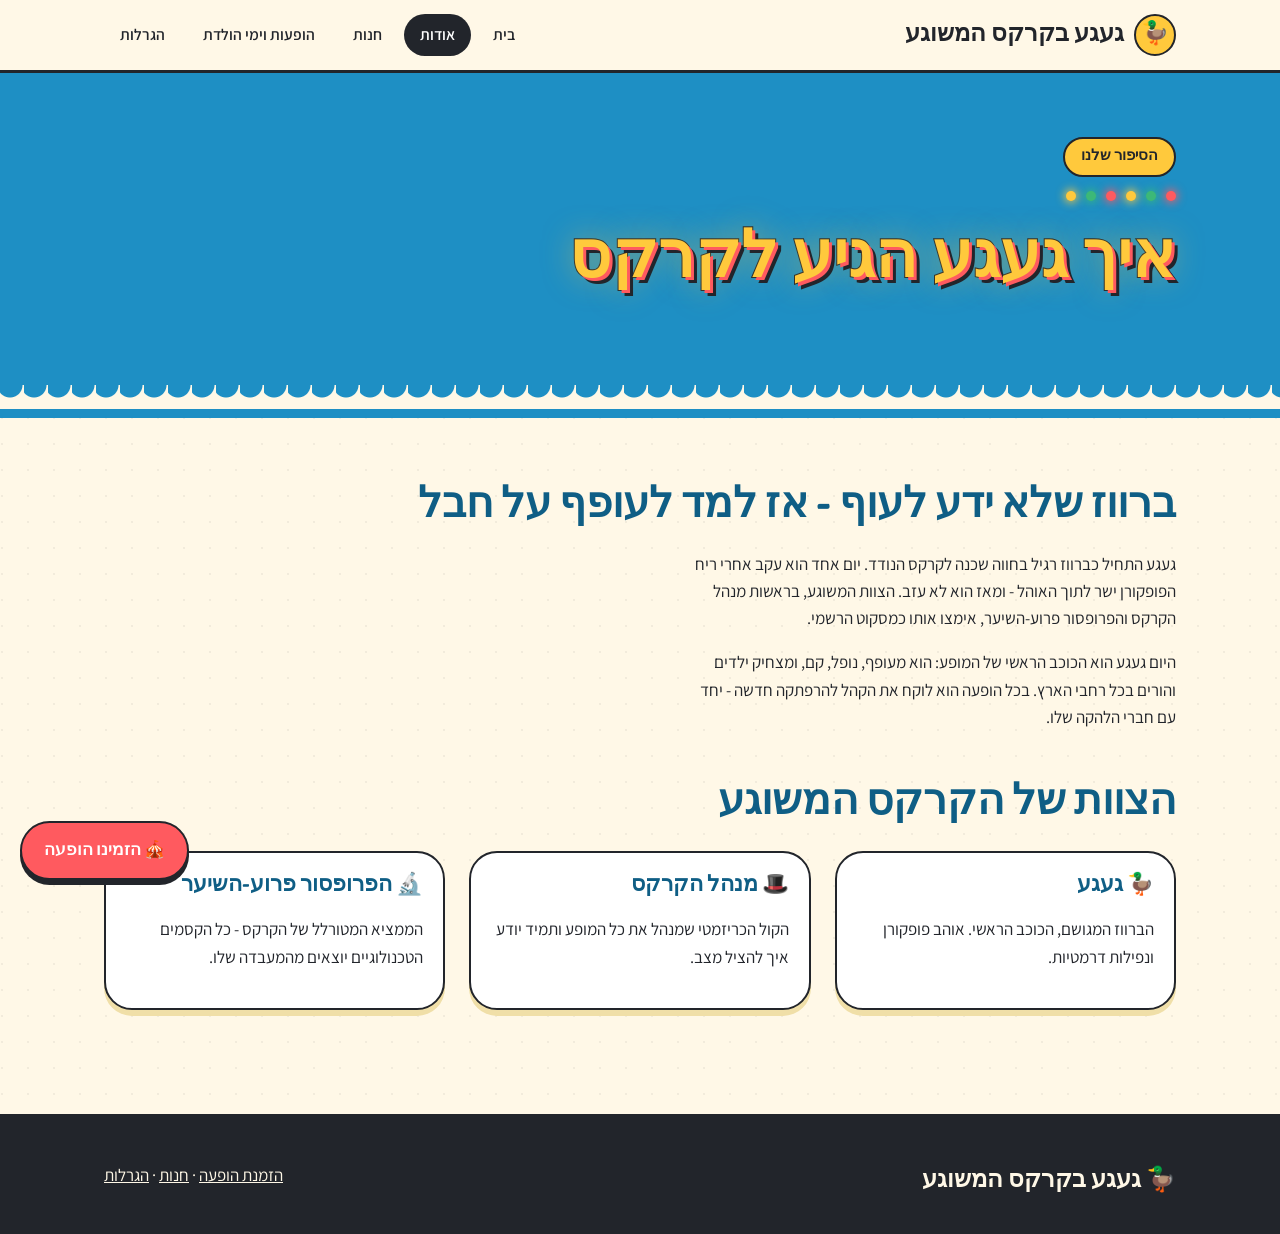
<file: about.html>
<!DOCTYPE html>
<html lang="he" dir="rtl">
<head>
<meta charset="UTF-8">
<meta name="viewport" content="width=device-width, initial-scale=1.0">
<link rel="icon" href="data:image/svg+xml,%3Csvg xmlns=%27http://www.w3.org/2000/svg%27 viewBox=%270 0 100 100%27%3E%3Ctext y=%27.9em%27 font-size=%2790%27%3E%F0%9F%A6%86%3C/text%3E%3C/svg%3E">
<title>אודות | געגע בקרקס המשוגע</title>
<link rel="stylesheet" href="css/style.css">
</head>
<body>

<header class="site-header">
  <div class="container">
    <a href="index.html" class="brand"><span class="duck">🦆</span> געגע בקרקס המשוגע</a>
    <button class="nav-toggle" aria-label="פתח תפריט">☰</button>
    <nav class="main-nav">
      <a href="index.html">בית</a>
      <a href="about.html" aria-current="page">אודות</a>
      <a href="store.html">חנות</a>
      <a href="events.html">הופעות וימי הולדת</a>
      <a href="raffle.html">הגרלות</a>
    </nav>
  </div>
</header>

<section class="hero" style="padding:64px 0 90px;">
  <div class="container">
    <span class="eyebrow-badge">הסיפור שלנו</span>
    <div class="marquee-lights"><span></span><span></span><span></span><span></span><span></span><span></span></div>
    <h1 class="circus-title"><span class="ct-line1">איך געגע הגיע לקרקס</span></h1>
  </div>
  <div class="hero-bunting"></div>
</section>

<section>
  <div class="container">
    <h2>ברווז שלא ידע לעוף - אז למד לעופף על חבל</h2>
    <p>געגע התחיל כברווז רגיל בחווה שכנה לקרקס הנודד. יום אחד הוא עקב אחרי ריח הפופקורן ישר לתוך האוהל - ומאז הוא לא עזב. הצוות המשוגע, בראשות מנהל הקרקס והפרופסור פרוע-השיער, אימצו אותו כמסקוט הרשמי.</p>
    <p>היום געגע הוא הכוכב הראשי של המופע: הוא מעופף, נופל, קם, ומצחיק ילדים והורים בכל רחבי הארץ. בכל הופעה הוא לוקח את הקהל להרפתקה חדשה - יחד עם חברי הלהקה שלו.</p>

    <h2 style="margin-top:48px;">הצוות של הקרקס המשוגע</h2>
    <div class="grid" style="margin-top:24px;">
      <div class="card"><div class="card-body">
        <h3>🦆 געגע</h3>
        <p>הברווז המגושם, הכוכב הראשי. אוהב פופקורן ונפילות דרמטיות.</p>
      </div></div>
      <div class="card"><div class="card-body">
        <h3>🎩 מנהל הקרקס</h3>
        <p>הקול הכריזמטי שמנהל את כל המופע ותמיד יודע איך להציל מצב.</p>
      </div></div>
      <div class="card"><div class="card-body">
        <h3>🔬 הפרופסור פרוע-השיער</h3>
        <p>הממציא המטורלל של הקרקס - כל הקסמים הטכנולוגיים יוצאים מהמעבדה שלו.</p>
      </div></div>
    </div>
  </div>
</section>

<footer class="site-footer">
  <div class="container">
    <div>
      <div class="brand" style="color:var(--cream);">🦆 געגע בקרקס המשוגע</div>
    </div>
    <div>
      <p><a href="events.html">הזמנת הופעה</a> · <a href="store.html">חנות</a> · <a href="raffle.html">הגרלות</a></p>
    </div>
  </div>
</footer>

<script src="js/common.js"></script>
</body>
</html>
</file>
<file: css/style.css>
/* ==========================================================
   געגע בקרקס המשוגע — מערכת עיצוב
   פלטה: קרם חם, טיל עמוק, חרדל, אדום קורל, דיו חמימה
   טיפוגרפיה: Baloo 2 (כותרות, עגול ומשחקי) + Assistant (גוף)
   ========================================================== */

@import url('https://fonts.googleapis.com/css2?family=Baloo+2:wght@500;600;700;800&family=Assistant:wght@400;500;600;700&display=swap');

:root {
  --cream:      #FFF8E7;
  --paper:      #FFFFFF;
  --teal:       #1E8FC4;   /* כחול שמיים אנרגטי */
  --teal-dark:  #0F5E85;
  --mustard:    #FFC93C;   /* צהוב שמש */
  --coral:      #FF5A5F;
  --grass:      #3CB878;
  --ink:        #22252B;
  --ink-soft:   #55545a;
  --line:       #F0DFA8;

  --font-display: 'Baloo 2', 'Segoe UI', sans-serif;
  --font-body: 'Assistant', 'Segoe UI', sans-serif;

  --radius-lg: 28px;
  --radius-md: 16px;
  --radius-sm: 10px;

  --shadow-card: 0 6px 0 var(--line);
  --container: 1120px;
}

* { box-sizing: border-box; }

html {
  scroll-behavior: smooth;
}

body {
  margin: 0;
  background: var(--cream);
  background-image:
    radial-gradient(circle at 2px 2px, rgba(34,37,43,0.06) 1.5px, transparent 0);
  background-size: 26px 26px;
  color: var(--ink);
  font-family: var(--font-body);
  font-size: 17px;
  line-height: 1.6;
  direction: rtl;
}

img { max-width: 100%; display: block; }

a { color: inherit; text-decoration: none; }

h1, h2, h3, h4 {
  font-family: var(--font-display);
  font-weight: 700;
  line-height: 1.15;
  margin: 0 0 0.5em 0;
  color: var(--teal-dark);
}

h1 { font-size: clamp(2.4rem, 5vw, 4rem); font-weight: 800; }
h2 { font-size: clamp(1.8rem, 3.4vw, 2.6rem); }
h3 { font-size: 1.35rem; }

p { margin: 0 0 1em 0; max-width: 62ch; }

.container {
  max-width: var(--container);
  margin: 0 auto;
  padding: 0 24px;
}

/* ---------- Header ---------- */
.site-header {
  position: sticky;
  top: 0;
  z-index: 50;
  background: var(--cream);
  border-bottom: 3px solid var(--ink);
}

.site-header .container {
  display: flex;
  align-items: center;
  justify-content: space-between;
  padding-top: 14px;
  padding-bottom: 14px;
}

.brand {
  display: flex;
  align-items: center;
  gap: 10px;
  font-family: var(--font-display);
  font-weight: 800;
  font-size: 1.5rem;
  color: var(--ink);
}

.brand .duck {
  width: 42px;
  height: 42px;
  border-radius: 50%;
  background: var(--mustard);
  display: flex;
  align-items: center;
  justify-content: center;
  font-size: 1.4rem;
  border: 2.5px solid var(--ink);
  animation: bob 2.6s ease-in-out infinite;
}

@keyframes bob {
  0%, 100% { transform: translateY(0) rotate(0deg); }
  50% { transform: translateY(-4px) rotate(-6deg); }
}

nav.main-nav {
  display: flex;
  gap: 6px;
  flex-wrap: wrap;
}

nav.main-nav a {
  padding: 8px 16px;
  border-radius: 999px;
  font-weight: 600;
  font-size: 0.98rem;
  color: var(--ink);
  transition: background 0.15s ease, color 0.15s ease;
}

nav.main-nav a:hover,
nav.main-nav a[aria-current="page"] {
  background: var(--ink);
  color: var(--paper);
}

.nav-toggle {
  display: none;
  background: none;
  border: 2.5px solid var(--ink);
  border-radius: var(--radius-sm);
  width: 44px;
  height: 44px;
  font-size: 1.3rem;
  cursor: pointer;
}

@media (max-width: 760px) {
  nav.main-nav {
    display: none;
    width: 100%;
    flex-direction: column;
    gap: 4px;
    padding-bottom: 14px;
  }
  nav.main-nav.open { display: flex; }
  .site-header .container { flex-wrap: wrap; }
  .nav-toggle { display: block; }
}

/* ---------- Buttons ---------- */
.btn {
  display: inline-flex;
  align-items: center;
  justify-content: center;
  gap: 8px;
  font-family: var(--font-display);
  font-weight: 600;
  font-size: 1rem;
  padding: 13px 26px;
  border-radius: 999px;
  border: 2.5px solid var(--ink);
  cursor: pointer;
  background: var(--paper);
  color: var(--ink);
  transition: transform 0.12s ease;
  position: relative;
  overflow: hidden;
}
.btn::after {
  content: "";
  position: absolute;
  top: 0; left: -60%;
  width: 40%; height: 100%;
  background: linear-gradient(120deg, transparent, rgba(255,255,255,0.55), transparent);
  transform: skewX(-20deg);
  transition: left 0.55s ease;
}
.btn:hover::after { left: 130%; }
.btn:hover { transform: translateY(-2px); }
.btn:active { transform: translateY(0); }

.btn-primary { background: var(--coral); color: var(--paper); }
.btn-secondary { background: var(--mustard); color: var(--ink); }
.btn-teal { background: var(--teal); color: var(--paper); }
.btn-block { width: 100%; }
.btn[disabled] { opacity: 0.55; cursor: not-allowed; transform: none; }

/* ---------- Hero (scalloped bunting edge = circus tent flags) ---------- */
.hero {
  background: var(--teal);
  color: var(--paper);
  position: relative;
  padding: 84px 0 110px;
  overflow: hidden;
}

.hero h1 { color: var(--paper); }
.hero .lede { color: #DCEAE9; font-size: 1.2rem; max-width: 46ch; }

.hero-bunting {
  position: absolute;
  bottom: -1px;
  left: 0;
  right: 0;
  height: 34px;
  background:
    radial-gradient(circle at 10px 0, transparent 12px, var(--cream) 13px) 0 0/24px 24px repeat-x;
}

/* ---------- Circus marquee title (neon poster style) ---------- */
.marquee-lights {
  display: flex;
  gap: 10px;
  margin-bottom: 22px;
}
.marquee-lights span {
  width: 10px; height: 10px; border-radius: 50%;
  background: var(--mustard);
  box-shadow: 0 0 8px 2px rgba(255,201,60,0.8);
  animation: blink 1.4s ease-in-out infinite;
}
.marquee-lights span:nth-child(3n+1) { background: var(--coral); box-shadow: 0 0 8px 2px rgba(255,90,95,0.8); animation-delay: 0.2s; }
.marquee-lights span:nth-child(3n+2) { background: var(--grass); box-shadow: 0 0 8px 2px rgba(60,184,120,0.8); animation-delay: 0.4s; }
@keyframes blink { 0%, 100% { opacity: 1; transform: scale(1); } 50% { opacity: 0.35; transform: scale(0.8); } }

.circus-title {
  font-weight: 800;
  letter-spacing: 1px;
  line-height: 1.15;
}
.circus-title .ct-line1,
.circus-title .ct-line2 {
  display: inline-block;
  -webkit-text-stroke: 2px var(--ink);
  paint-order: stroke fill;
}
.circus-title .ct-line1 {
  color: var(--mustard);
  text-shadow: 3px 3px 0 var(--coral), 6px 6px 0 var(--ink), 0 0 30px rgba(255,201,60,0.55);
}
.circus-title .ct-line2 {
  color: var(--paper);
  text-shadow: 3px 3px 0 var(--teal-dark), 6px 6px 0 var(--ink), 0 0 30px rgba(255,255,255,0.4);
}

.hero-actions { display: flex; gap: 14px; flex-wrap: wrap; margin-top: 26px; }

/* ---------- Sections ---------- */
section { padding: 64px 0; }
section.alt { background: var(--paper); }

.eyebrow-badge {
  display: inline-block;
  background: var(--mustard);
  color: var(--ink);
  font-family: var(--font-display);
  font-weight: 700;
  padding: 6px 16px;
  border-radius: 999px;
  border: 2px solid var(--ink);
  margin-bottom: 14px;
  font-size: 0.92rem;
}

/* ---------- Cards / grid ---------- */
.grid {
  display: grid;
  gap: 24px;
  grid-template-columns: repeat(auto-fit, minmax(230px, 1fr));
}

.card {
  background: var(--paper);
  border: 2.5px solid var(--ink);
  border-radius: var(--radius-lg);
  box-shadow: var(--shadow-card);
  overflow: hidden;
  display: flex;
  flex-direction: column;
  transition: transform 0.18s ease, box-shadow 0.18s ease;
}

a.card:hover, .card.hoverable:hover {
  transform: translateY(-5px);
  box-shadow: 0 11px 0 var(--line);
}

.card-media {
  aspect-ratio: 1 / 1;
  background: var(--line);
  overflow: hidden;
}
.card-media img { width: 100%; height: 100%; object-fit: cover; }

.card-body { padding: 20px; display: flex; flex-direction: column; gap: 8px; flex: 1; }

.price-tag {
  font-family: var(--font-display);
  font-weight: 700;
  font-size: 1.25rem;
  color: var(--coral);
}

/* ---------- Forms ---------- */
form { max-width: 560px; }

.field { margin-bottom: 18px; }

label {
  display: block;
  font-weight: 600;
  margin-bottom: 6px;
  color: var(--teal-dark);
}

input[type="text"],
input[type="tel"],
input[type="email"],
input[type="date"],
select,
textarea {
  width: 100%;
  padding: 12px 14px;
  border: 2.5px solid var(--ink);
  border-radius: var(--radius-sm);
  font-family: var(--font-body);
  font-size: 1rem;
  background: var(--paper);
  color: var(--ink);
}

textarea { resize: vertical; min-height: 100px; }

input:focus, select:focus, textarea:focus {
  outline: 3px solid var(--mustard);
  outline-offset: 1px;
}

.radio-group { display: flex; gap: 16px; flex-wrap: wrap; }
.radio-group label {
  display: flex; align-items: center; gap: 8px;
  font-weight: 500; margin: 0;
  border: 2px solid var(--line);
  padding: 10px 16px;
  border-radius: 999px;
  cursor: pointer;
}
.radio-group input { width: 18px; height: 18px; }

.form-note {
  font-size: 0.92rem;
  color: var(--ink-soft);
}

.form-message {
  margin-top: 16px;
  padding: 14px 18px;
  border-radius: var(--radius-sm);
  font-weight: 600;
  display: none;
}
.form-message.show { display: block; }
.form-message.success { background: #DCEEE0; color: #1F5C33; border: 2px solid #1F5C33; }
.form-message.error { background: #FBDEDE; color: var(--coral); border: 2px solid var(--coral); }

/* ---------- Footer ---------- */
footer.site-footer {
  background: var(--ink);
  color: var(--cream);
  padding: 48px 0 28px;
  margin-top: 40px;
}
footer.site-footer a { text-decoration: underline; }
footer.site-footer .container {
  display: flex; justify-content: space-between; flex-wrap: wrap; gap: 20px;
}
.footer-fine { font-size: 0.85rem; opacity: 0.7; margin-top: 24px; }

/* ---------- Admin ---------- */
.admin-shell { display: flex; min-height: 100vh; }
.admin-sidebar {
  width: 220px;
  background: var(--teal);
  color: var(--paper);
  padding: 24px 16px;
  flex-shrink: 0;
}
.admin-sidebar h2 { color: var(--paper); font-size: 1.3rem; }
.admin-sidebar button {
  display: block; width: 100%; text-align: right;
  background: none; border: none; color: var(--cream);
  padding: 10px 12px; border-radius: var(--radius-sm);
  font-family: var(--font-body); font-weight: 600; cursor: pointer;
  margin-bottom: 4px; font-size: 1rem;
}
.admin-sidebar button.active, .admin-sidebar button:hover { background: rgba(255,255,255,0.15); }
.admin-main { flex: 1; padding: 32px; overflow-x: auto; }

table.data-table { width: 100%; border-collapse: collapse; background: var(--paper); border-radius: var(--radius-md); overflow: hidden; }
table.data-table th, table.data-table td {
  padding: 10px 14px; text-align: right; border-bottom: 1px solid var(--line); font-size: 0.94rem;
}
table.data-table th { background: var(--cream); font-family: var(--font-display); }
table.data-table select { padding: 6px 8px; font-size: 0.9rem; }

.status-pill {
  display: inline-block; padding: 3px 10px; border-radius: 999px; font-size: 0.82rem; font-weight: 700;
  background: var(--line); color: var(--ink);
}

.login-box {
  max-width: 380px; margin: 90px auto; background: var(--paper);
  border: 2.5px solid var(--ink); border-radius: var(--radius-lg); padding: 32px;
  box-shadow: var(--shadow-card);
}

.empty-state { padding: 30px; text-align: center; color: var(--ink-soft); }

/* ---------- Floating CTA ---------- */
.floating-cta {
  position: fixed;
  bottom: 20px;
  left: 20px;
  z-index: 100;
  background: var(--coral);
  color: var(--paper);
  font-family: var(--font-display);
  font-weight: 700;
  padding: 14px 22px;
  border-radius: 999px;
  border: 2.5px solid var(--ink);
  box-shadow: 0 5px 0 var(--ink);
  transition: transform 0.15s ease;
}
.floating-cta:hover { transform: translateY(-3px); }
.floating-cta:active { transform: translateY(0); box-shadow: 0 2px 0 var(--ink); }

@media (max-width: 480px) {
  .floating-cta { font-size: 0.9rem; padding: 12px 18px; left: 12px; bottom: 12px; }
}

/* ---------- Confetti ---------- */
.confetti-piece {
  position: fixed;
  top: -12px;
  width: 10px;
  height: 14px;
  z-index: 300;
  pointer-events: none;
  border-radius: 2px;
  animation-name: confetti-fall;
  animation-timing-function: ease-in;
  animation-fill-mode: forwards;
}
@keyframes confetti-fall {
  0% { transform: translateY(0) rotate(0deg); opacity: 1; }
  100% { transform: translateY(105vh) rotate(600deg); opacity: 0.9; }
}

@media (max-width: 760px) {
  .admin-shell { flex-direction: column; }
  .admin-sidebar { width: 100%; display: flex; gap: 6px; overflow-x: auto; }
  .admin-sidebar h2 { display: none; }
}
</file>
